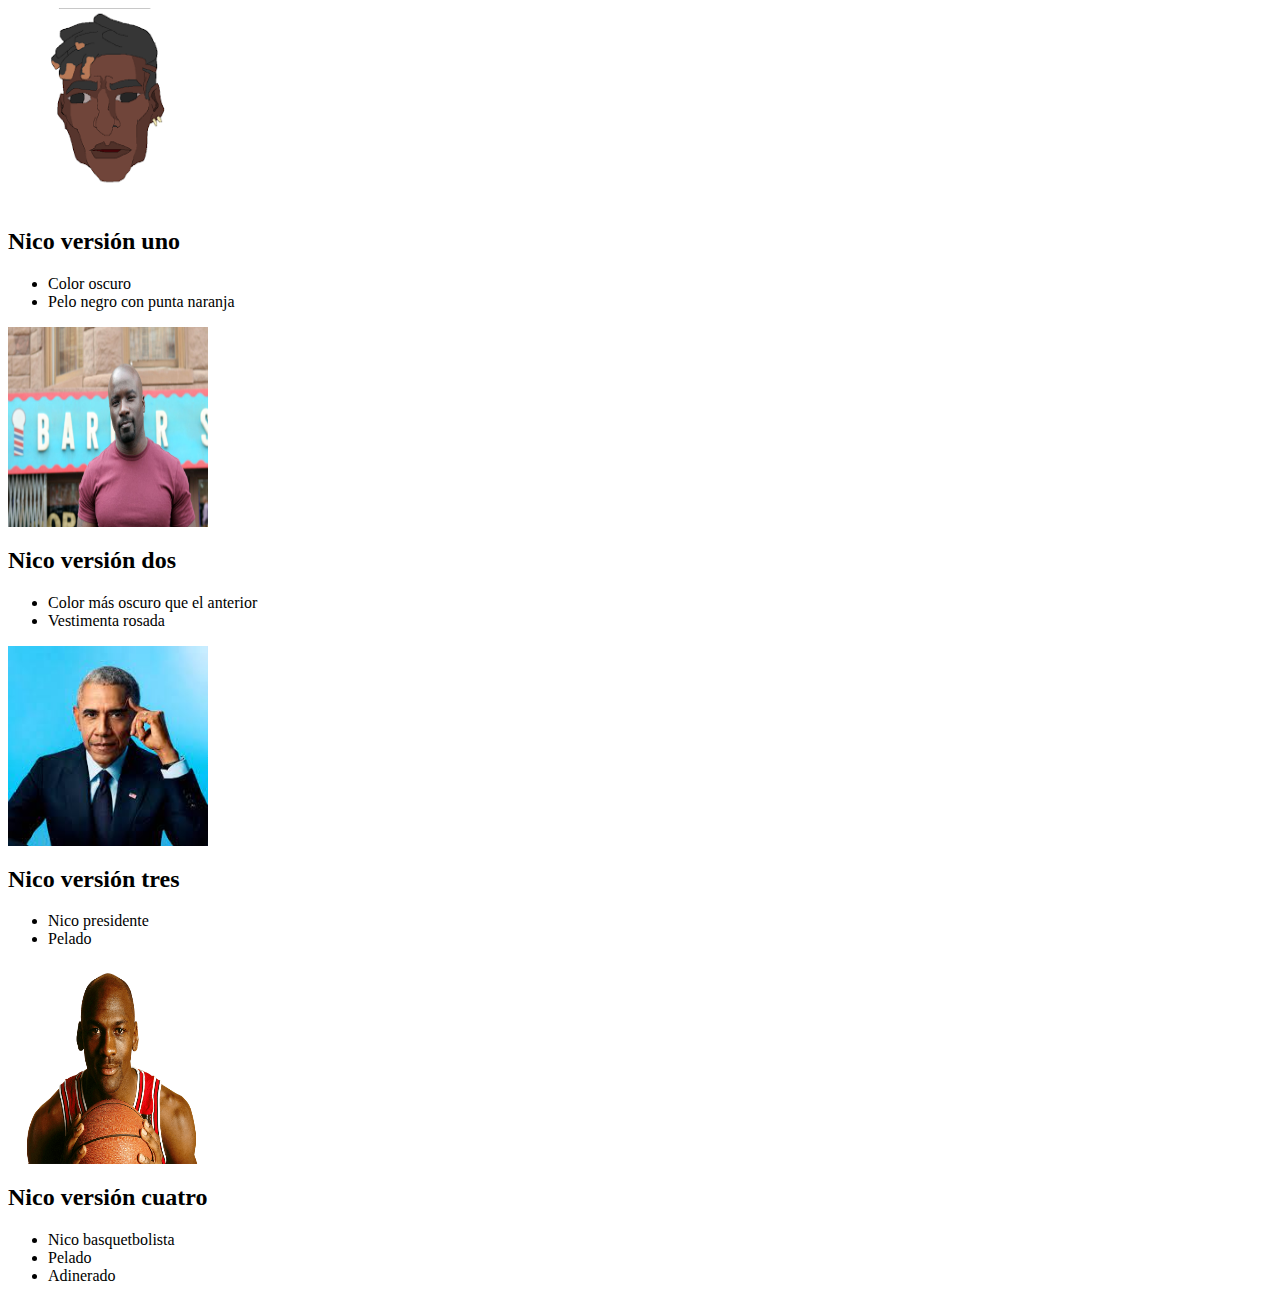
<file: Actividad con imágenes.html>
<html>
   <head>
     <title>
       Pagina con imagenes
     </title>
       <style>
          img{
           width:200px;
           height:200px;
          }
       </style>
   </head>
    <body>
     <img src="feniks.png">
       <h2>Nico versión uno</h2>
      <ul>
         <li>Color oscuro</li>
         <li>Pelo negro con punta naranja</li>
      </ul>
     <img src="luke-cage.jpg">
       <h2>Nico versión dos</h2>
       <ul>
          <li>Color más oscuro que el anterior</li>
          <li>Vestimenta rosada</li>
       </ul>
     <img src="obama.jpg">
       <h2>Nico versión tres</h2>
       <ul>
          <li>Nico presidente</li>
          <li>Pelado</li>
       </ul>
      <img src="michael-jordan.png">
       <h2>Nico versión cuatro</h2>
       <ul>
          <li>Nico basquetbolista</li>
          <li>Pelado</li>
          <li>Adinerado</li>
       </ul>
      </body>
</html>
</file>
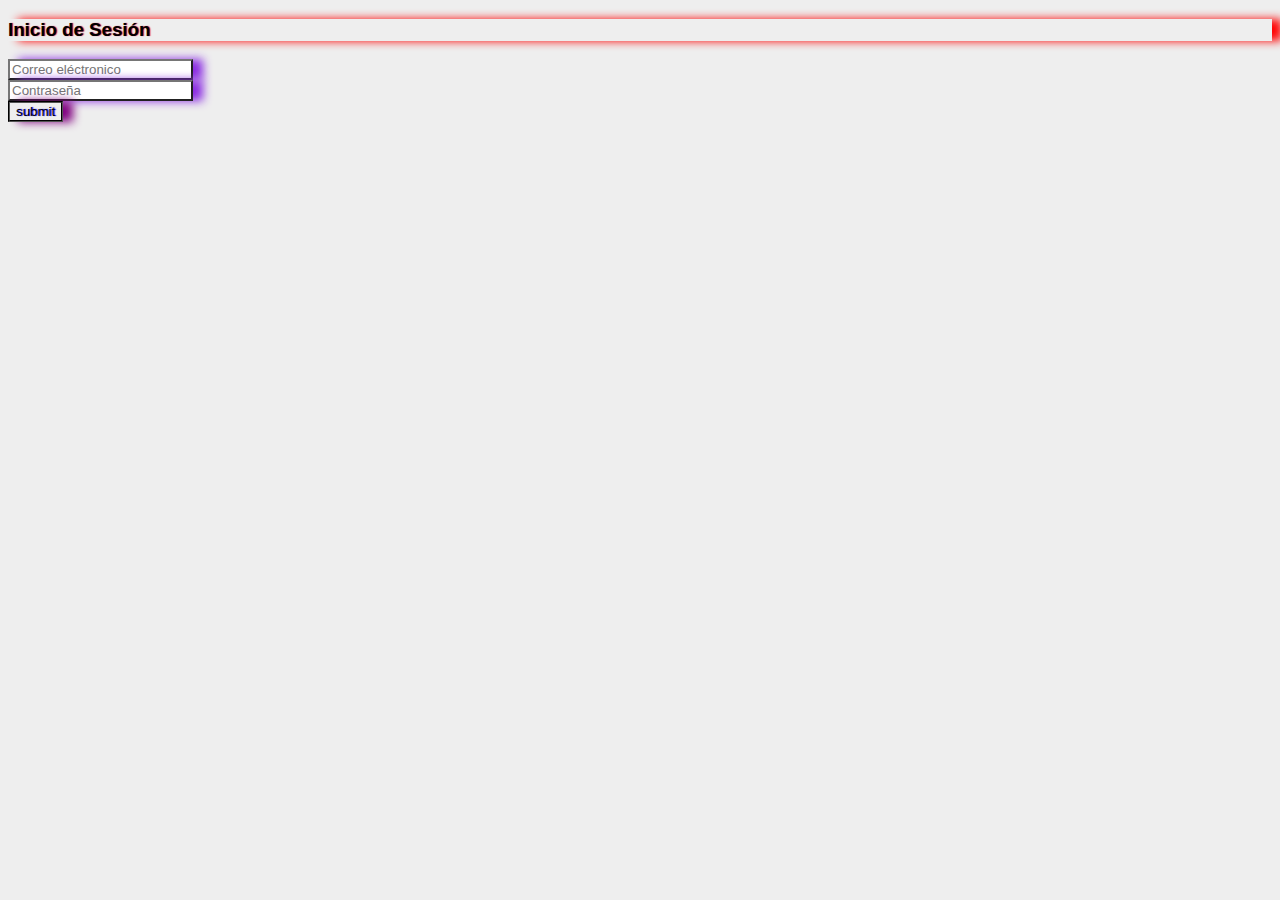
<file: Formulario de logueo.html>
<!DOCTYPE html>
<html lang="en">
<head>
    <meta charset="UTF-8">
    <meta http-equiv="X-UA-Compatible" content="IE=edge">
    <meta name="viewport" content="width=device-width, initial-scale=1.0">
    <title>Document</title>
    <style>
       h3{
        text-align:left;
        text-shadow: 1px 0 1px crimson;
        box-shadow: 10px 0 10px red;
       }
       #correo{
        box-shadow: 10px 0 10px blueviolet;
        border-style: outset;
       }
       #contra{
        box-shadow: 10px 0 10px blueviolet;
        border-style: outset; 
       }
       #enviar{
        box-shadow: 10px 0 10px purple;
        text-shadow: 1px 0 1px blue;
        border-style: groove;
       }
       body{
        font-family: sans-serif;
        background: #eee;
       }
    </style>
</head>
<body>
    <h3>Inicio de Sesión</h3>
    <form action="http://192.168.0.80/bti-7/index.php" method="post">
        <div>
            <label for="correo"></label>
            <input type="email" name="correo" id="correo" placeholder="Correo eléctronico">
        </div>
        <div>  
            <label for="contra"></label>
            <input type="password" name="contra" id="contra" placeholder="Contraseña">
        </div>
        <div>
            <input type="hidden" name="Iniciador" value="Fabrizio">
            <input type="submit" value="submit" id="enviar"> 
        </div>
    </form>
</body>
</html>
</file>
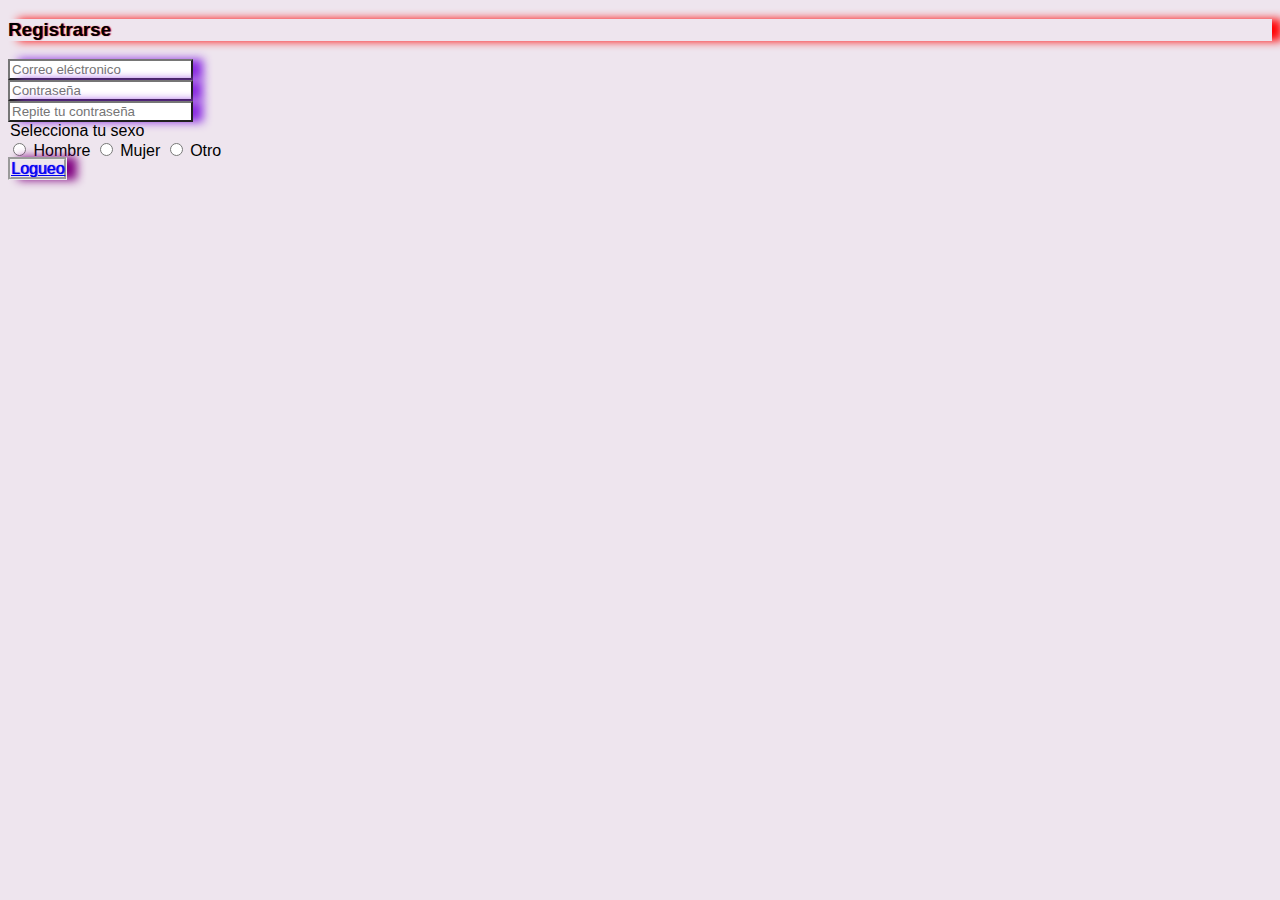
<file: Formulario registrar.html>
<!DOCTYPE html>
<html lang="en">
<head>
    <meta charset="UTF-8">
    <meta http-equiv="X-UA-Compatible" content="IE=edge">
    <meta name="viewport" content="width=device-width, initial-scale=1.0">
    <title>Document</title>
    <style>
       h3{
        text-align:left;
        text-shadow: 1px 0 1px crimson;
        box-shadow: 10px 0 10px red;
       }
       #correo{
        box-shadow: 10px 0 10px blueviolet;
        border-style: outset;
       }
       #contra{
        box-shadow: 10px 0 10px blueviolet;
        border-style: outset; 
       }
       #repcontra{
        box-shadow: 10px 0 10px blueviolet;
        border-style: outset; 
       }
       #logueo{
        box-shadow: 10px 0 10px purple;
        text-shadow: 1px 0 1px blue;
        border-style: groove;
       }
       body{
        font-family: sans-serif;
        background: #eee5ee;
       }
    </style>
</head>
<body>
    <h3>Registrarse</h3>
    <form action="http://192.168.0.80/bti-7/index.php" method="post">
        <div>
            <label for="correo"></label>
            <input type="email" name="correo" id="correo" 
            placeholder="Correo eléctronico" required>
        </div>
        <div>  
            <label for="contra"></label>
            <input type="password" name="contra" id="contra" 
            placeholder="Contraseña" required>
        </div>
        <div>  
            <label for="repcontra"></label>
            <input type="password" name="repcontra" id="repcontra" 
            placeholder="Repite tu contraseña" required>
        </div>
        <legend>Selecciona tu sexo</legend>
        <label>
            <input type="radio" name="sexo" value="hombre"> Hombre
        </label>
        <label>
            <input type="radio" name="sexo" value="mujer"> Mujer
        </label>
        <label>
            <input type="radio" name="sexo" value="otro"> Otro
        </label>
</form>
<a href="./Formulario%20de%20logueo.html" id="logueo">Logueo</a>
</body>
</html>
</file>
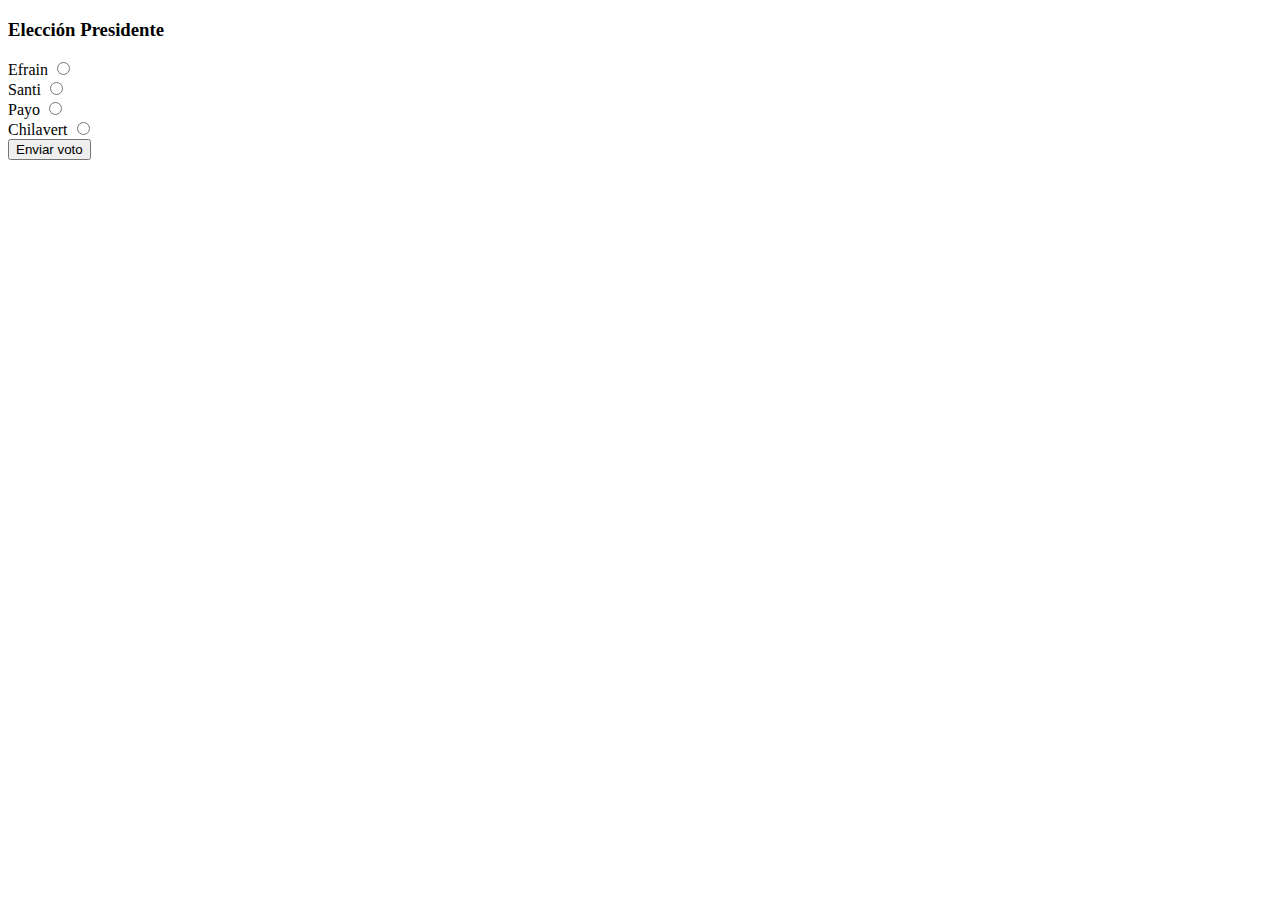
<file: Formulario.html>
<!DOCTYPE html>
<html lang="en">
<head>
    <meta charset="UTF-8">
    <meta http-equiv="X-UA-Compatible" content="IE=edge">
    <meta name="viewport" content="width=device-width, initial-scale=1.0">
    <title>Document</title>
</head>
<body>  
    <h3>Elección Presidente</h3>    
   <form action="http://192.168.0.147/bti-4/index.php" method="post">
    <div>
        <label for="efrain">Efrain</label>
        <input type="radio" name="presidente" id="efrain" value="efrain">
    </div>
    <div>
        <label for="santi">Santi</label>
        <input type="radio" name="presidente" id="santi" value="santi">
    </div>
    <div>
        <label for="payo">Payo</label>
        <input type="radio" name="presidente" id="payo" value="payo">
    </div>
    <div>
        <label for="chilavert">Chilavert</label>
        <input type="radio" name="presidente" id="chilavert" value="chilavert">
    </div>
    <div>
        <input type="hidden" name="Votante" value="Fabrizio">
        <input type="submit" value="Enviar voto">
    </div>
    </form>
</body>
</html>
</file>
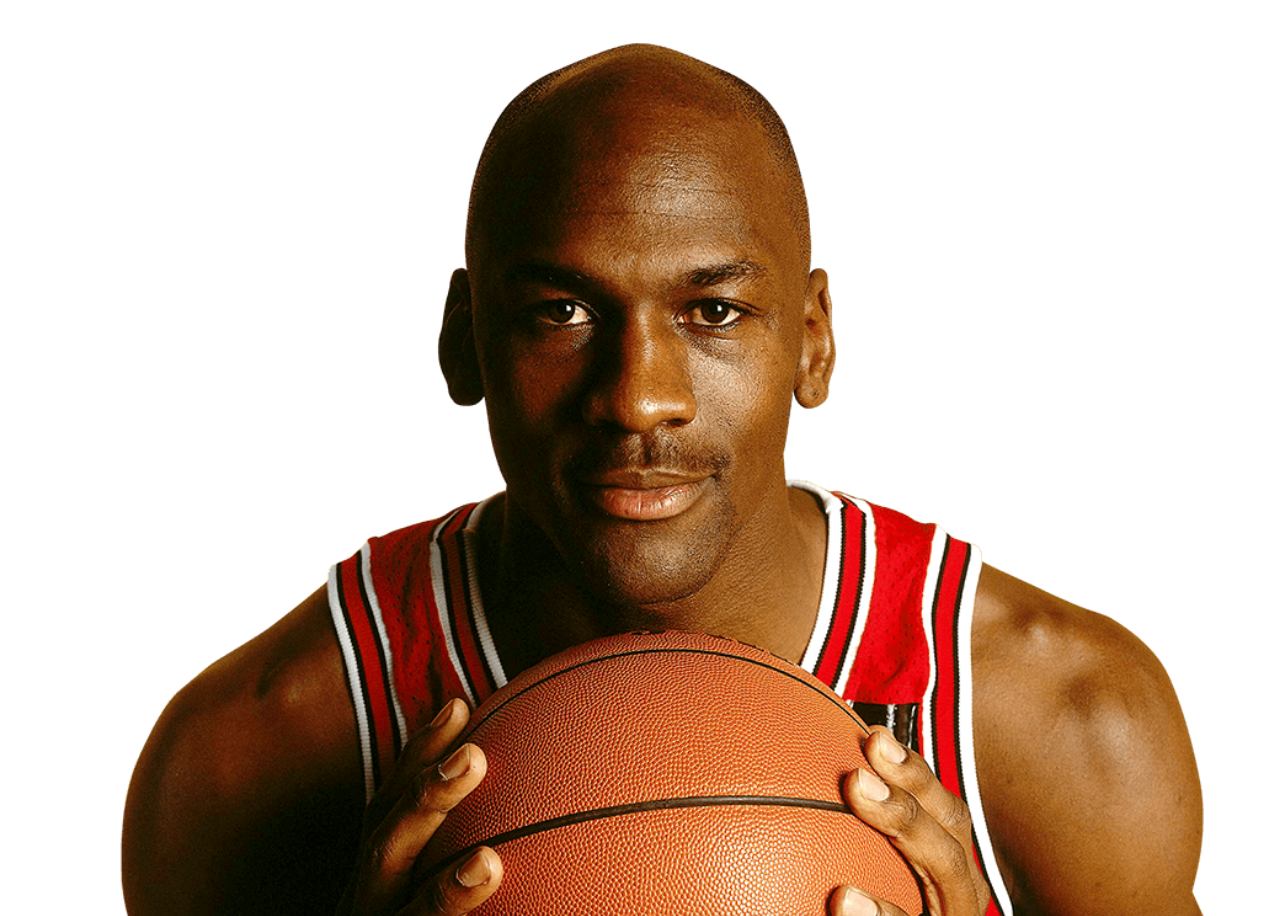
<file: index2.html>
<!DOCTYPE html>
<html lang="en">
<head>
    <meta charset="UTF-8">
    <meta http-equiv="X-UA-Compatible" content="IE=edge">
    <meta name="viewport" content="width=device-width, initial-scale=1.0">
    <title>Document</title>
</head>
    <style>
        body{
            background-image: url(./michael-jordan.png);
            background-repeat: no-repeat;
            background-size: cover;
            height: 100vh;
            display: flex;
            justify-content: center;
            align-items: center;
        }
        .acciones{
            width: 800px;
            background-color: rgba(0, 255, 255, 0.671);
            font-size: 40px;
            text-align: center;
        }
        img{
            width: 60%;
            transition: all 2s;
        }
        #difuminado{
            border: 3px dashed black;
        }
        #difuminado:checked ~ div img{
            filter: blur(10px);
        }
        #gris:checked ~ div img{
            filter: grayscale(0.85);
        }
        #cambiarSize:checked ~ div img{
            transform: scale(1.2) skew(45deg);
        }
        #difuminado:checked ~ #gris:checked ~ div img{
            filter: grayscale(0.85) blur(10px);
        }
        #correo:required{
            background-color: crimson;
            color: white;
        }
        .enviar{
            text-transform: uppercase;
            background-color: darkblue;
            color: gold;
            border: none;
            padding: 10px 15px;
        }
        input#correo{
            padding: 10px 15px;
        }
        input#correo:focus
    </style>
<body>
    
</body>
</html>
</file>
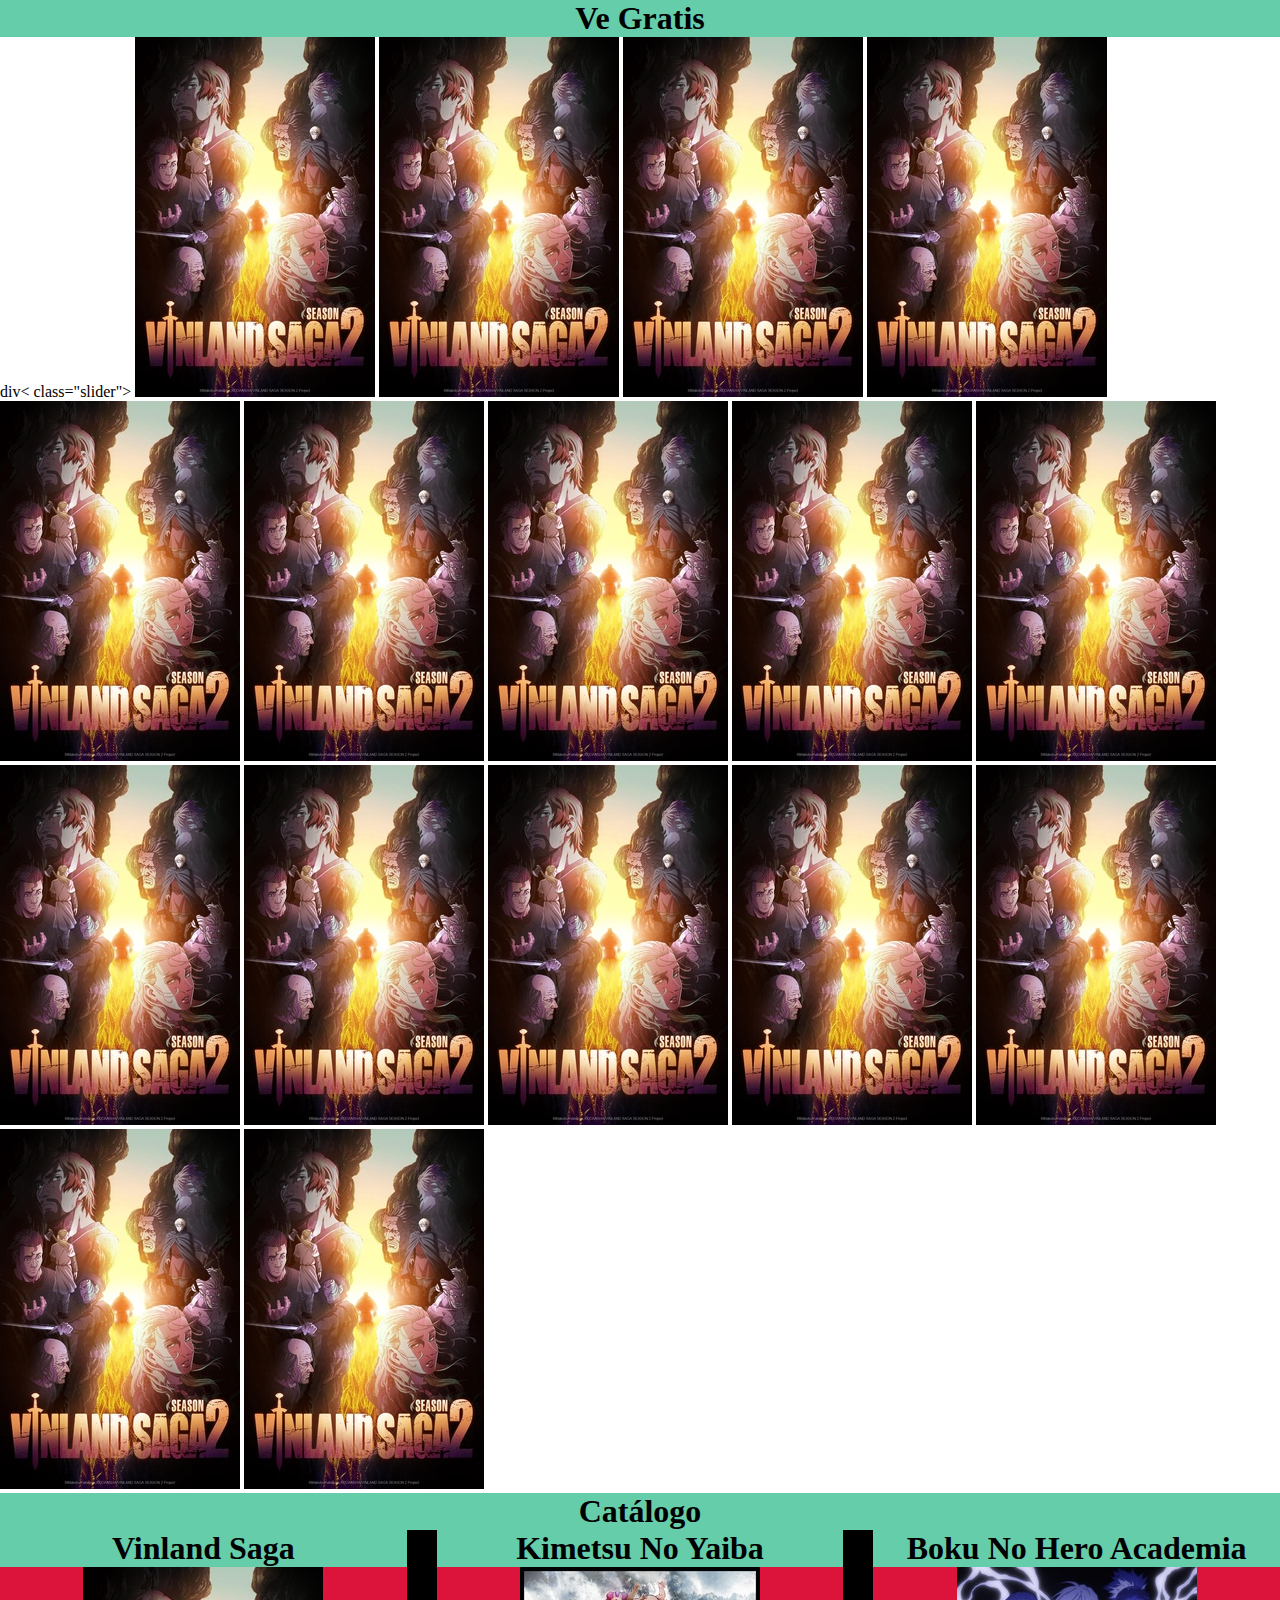
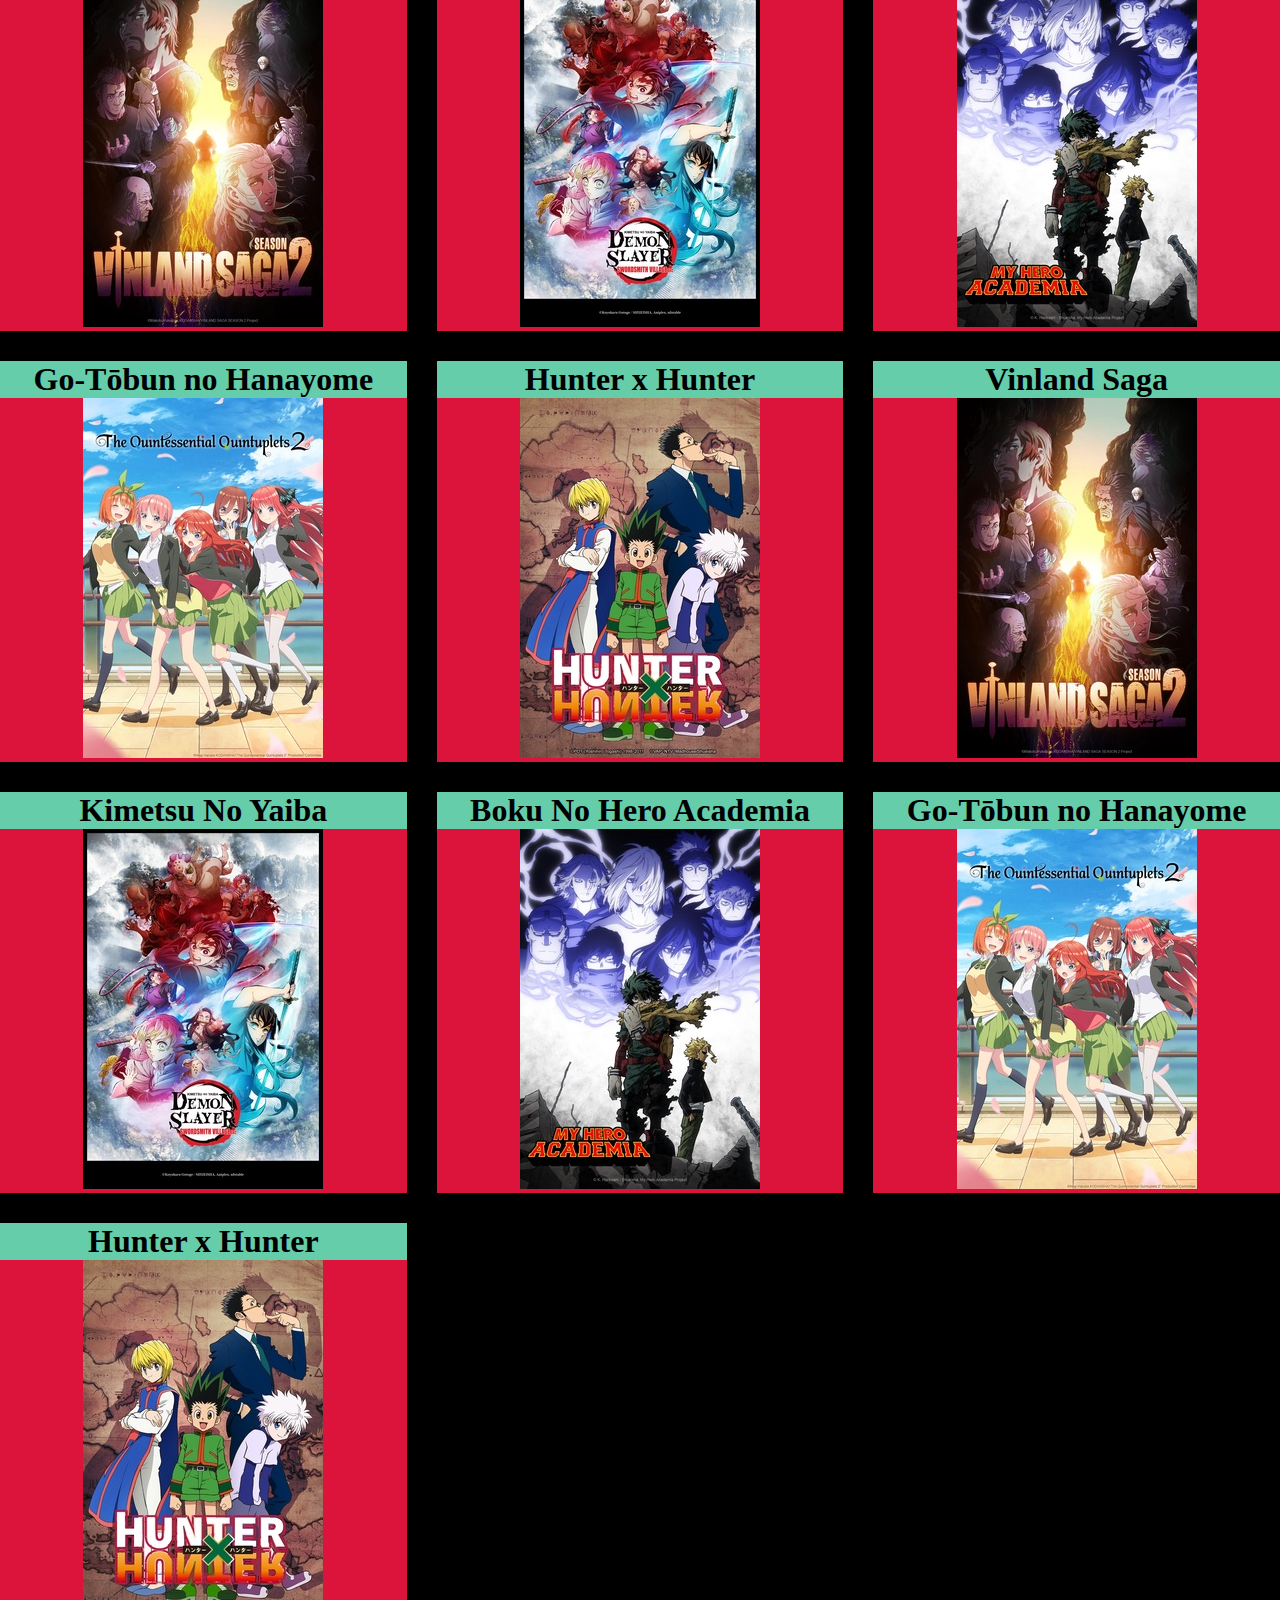
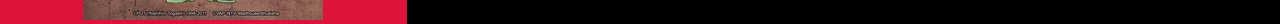
<file: index4.html>
<!DOCTYPE html>
<html lang="en">
<head>
    <meta charset="UTF-8">
    <meta name="viewport" content="width=device-width, initial-scale=1.0">
    <title>Document</title>
    <link rel="stylesheet" href="./style2.css">
</head>
<body>
    <h1>Ve Gratis</h1>
    div< class="slider">
        <img src="./img/Vinland Saga.jpe" alt=""> 
        <img src="./img/Vinland Saga.jpe" alt="">
        <img src="./img/Vinland Saga.jpe" alt="">
        <img src="./img/Vinland Saga.jpe" alt="">
        <img src="./img/Vinland Saga.jpe" alt="">
        <img src="./img/Vinland Saga.jpe" alt="">
        <img src="./img/Vinland Saga.jpe" alt="">
        <img src="./img/Vinland Saga.jpe" alt="">
        <img src="./img/Vinland Saga.jpe" alt="">
        <img src="./img/Vinland Saga.jpe" alt="">
        <img src="./img/Vinland Saga.jpe" alt="">
        <img src="./img/Vinland Saga.jpe" alt="">
        <img src="./img/Vinland Saga.jpe" alt="">
        <img src="./img/Vinland Saga.jpe" alt="">
        <img src="./img/Vinland Saga.jpe" alt="">
        <img src="./img/Vinland Saga.jpe" alt="">
    </div>
    <h1>Catálogo</h1>
    <div class="grilla">
        <div>
            <h1>Vinland Saga</h1>
            <img src="./img/Vinland Saga.jpe" alt="">
        </div>
        <div>
            <h1>Kimetsu No Yaiba</h1>
            <img src="./img/Kimetsu no Yaiba.jpe" alt="">
        </div>
        <div>
            <h1>Boku No Hero Academia</h1>
            <img src="./img/My hero Academia.jpe" alt="">
        </div>
        <div>
            <h1>Go-Tōbun no Hanayome</h1>
            <img src="./img/Quintillizas.jpe" alt="">
        </div>
        <div>
            <h1>Hunter x Hunter</h1> 
            <img src="./img/Hunter x Hunter.jpe" alt="">
        </div>
        <div>
            <h1>Vinland Saga</h1>
            <img src="./img/Vinland Saga.jpe" alt="">
        </div>
        <div>
            <h1>Kimetsu No Yaiba</h1>
            <img src="./img/Kimetsu no Yaiba.jpe" alt="">
        </div>
        <div>
            <h1>Boku No Hero Academia</h1>
            <img src="./img/My hero Academia.jpe" alt="">
        </div>
        <div>
            <h1>Go-Tōbun no Hanayome</h1>
            <img src="./img/Quintillizas.jpe" alt="">
        </div>
        <div>
            <h1>Hunter x Hunter</h1>
            <img src="./img/Hunter x Hunter.jpe" alt="">
        </div>
    </div>
</body>
</html>
</file>
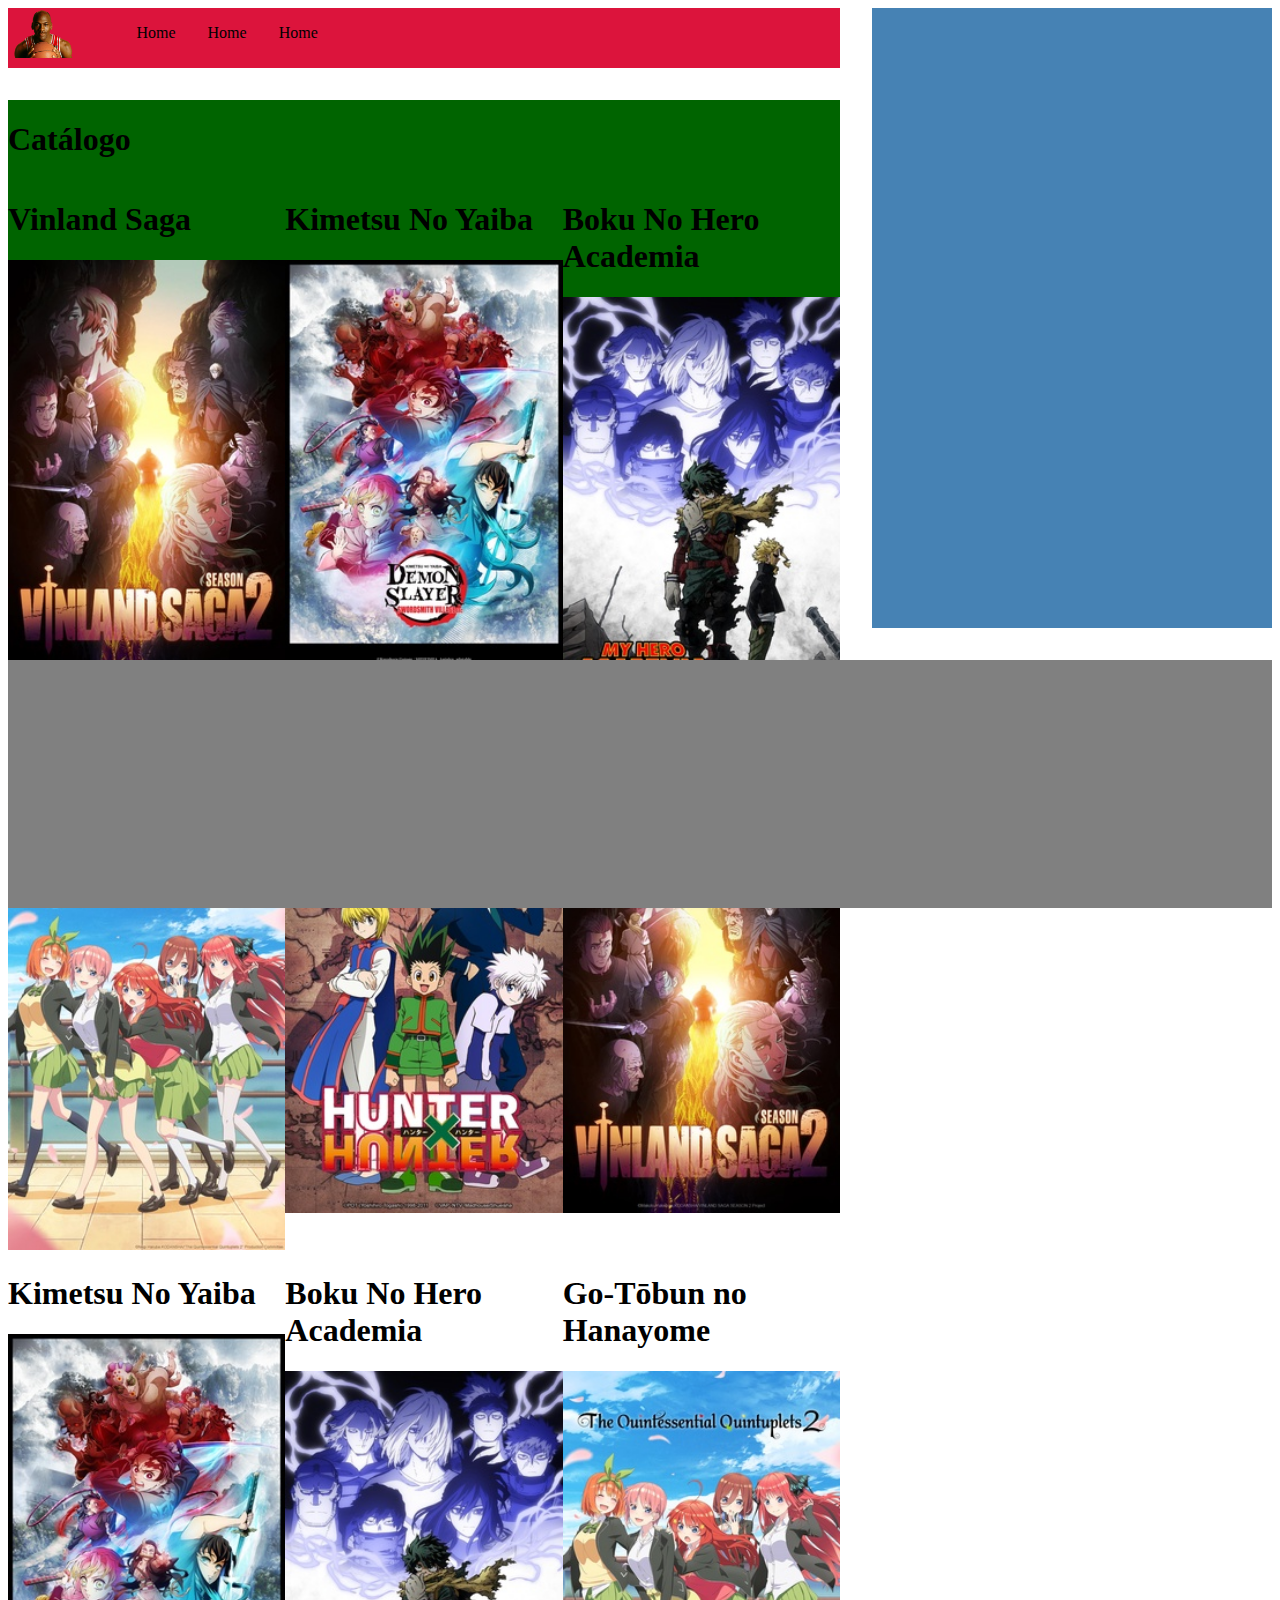
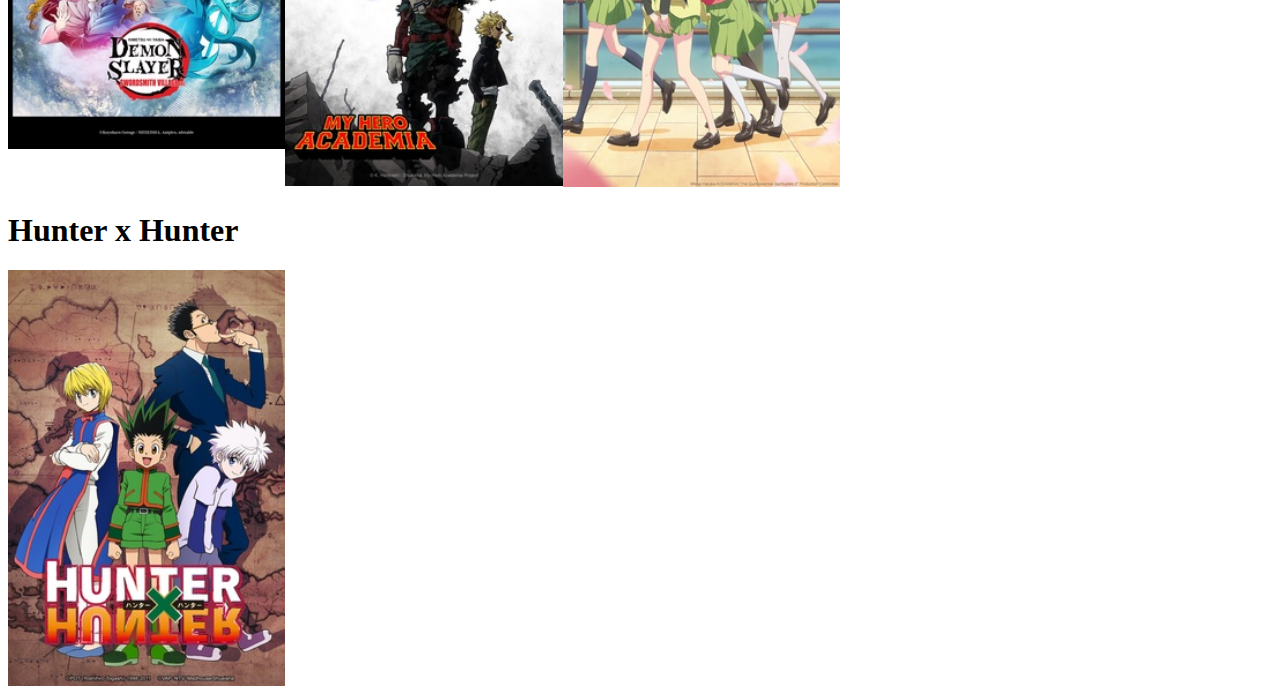
<file: index5.html>
<!DOCTYPE html>
<html lang="en">
<head>
    <meta charset="UTF-8">
    <meta name="viewport" content="width=device-width, initial-scale=1.0">
    <title>Document</title>
    <link rel="stylesheet" href="./style3.css">
</head>
<body>
    <div class="contenedor">
        <div class="ele1">
            <div>
                <img src="./img/michael-jordan.png" alt="logo">
            </div>
            <input type="checkbox" id="menu">
            <nav>
                <ul>
                    <li>Home</li>
                    <li>Home</li>
                    <li>Home</li>
                </ul>
            </nav>
        </div>
        <div class="ele2"></div>
        <div class="ele3">
            <h1>Catálogo</h1>
    <div class="grilla">
        <div>
            <h1>Vinland Saga</h1>
            <img src="./img/Vinland Saga.jpe" alt="">
        </div>
        <div>
            <h1>Kimetsu No Yaiba</h1>
            <img src="./img/Kimetsu no Yaiba.jpe" alt="">
        </div>
        <div>
            <h1>Boku No Hero Academia</h1>
            <img src="./img/My hero Academia.jpe" alt="">
        </div>
        <div>
            <h1>Go-Tōbun no Hanayome</h1>
            <img src="./img/Quintillizas.jpe" alt="">
        </div>
        <div>
            <h1>Hunter x Hunter</h1> 
            <img src="./img/Hunter x Hunter.jpe" alt="">
        </div>
        <div>
            <h1>Vinland Saga</h1>
            <img src="./img/Vinland Saga.jpe" alt="">
        </div>
        <div>
            <h1>Kimetsu No Yaiba</h1>
            <img src="./img/Kimetsu no Yaiba.jpe" alt="">
        </div>
        <div>
            <h1>Boku No Hero Academia</h1>
            <img src="./img/My hero Academia.jpe" alt="">
        </div>
        <div>
            <h1>Go-Tōbun no Hanayome</h1>
            <img src="./img/Quintillizas.jpe" alt="">
        </div>
        <div>
            <h1>Hunter x Hunter</h1>
            <img src="./img/Hunter x Hunter.jpe" alt="">
        </div>
    </div>
        </div>
        <div class="ele4"></div>
    </div>
</body>
</html>
</file>
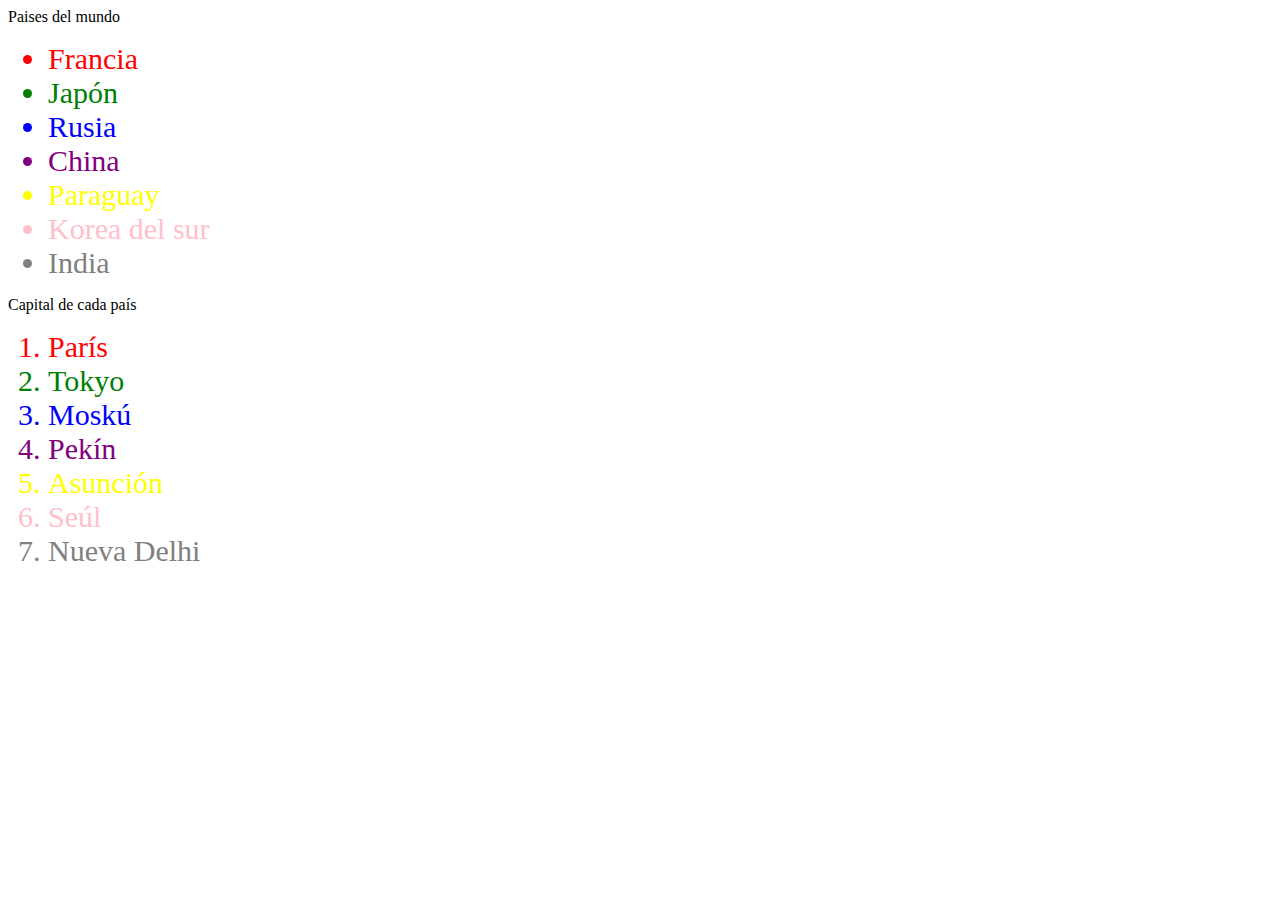
<file: pagweb.html>
<html>
   <head>
   <title>Geoworld</title>
    <style>
     #elemento1{
       color: red;
       font-size: 30px;
     }
     #elemento2{
      color: green;
      font-size: 30px;
     }
     #elemento3{
      color: blue;
      font-size: 30px;
     }
     #elemento4{
      color: purple; 
      font-size: 30px;
      }
     #elemento5{
      color: yellow; 
      font-size: 30px;
      }
     #elemento6{
      color: pink; 
      font-size: 30px;
      }
     #elemento7{
      color: gray; 
      font-size: 30px;
      }

     #fapello1{
      color: red;
      font-size: 30px;
     }
     #fapello2{
      color: green;
      font-size: 30px;
     }
     #fapello3{
      color: blue;
      font-size: 30px;
     }
     #fapello4{
      color: purple;
      font-size: 30px;
     }
     #fapello5{
      color: yellow;
      font-size: 30px;
     }
     #fapello6{
      color: pink;
      font-size: 30px;
     }
     #fapello7{
      color: gray;
      font-size: 30px;
     }
     #fapello1{
      color: red;
      font-size: 30px;
     }
    </style> 
   </head>
   <body>
      Paises del mundo
	<ul>
      	    <li id=elemento1>Francia</li>
 	    <li id=elemento2>Japón</li>
  	    <li id=elemento3>Rusia</li>
            <li id=elemento4>China</li>
   	    <li id=elemento5>Paraguay</li>
            <li id=elemento6>Korea del sur</li>
            <li id=elemento7>India</li>
       </ul>
         Capital de cada país
       <ol>
          <li id=fapello1>París</li>
          <li id=fapello2>Tokyo</li>
          <li id=fapello3>Moskú</li>
          <li id=fapello4>Pekín</li>
          <li id=fapello5>Asunción</li>
          <li id=fapello6>Seúl</li>
    	  <li id=fapello7>Nueva Delhi</li>
      </ol>
   </body>
</html>
</file>
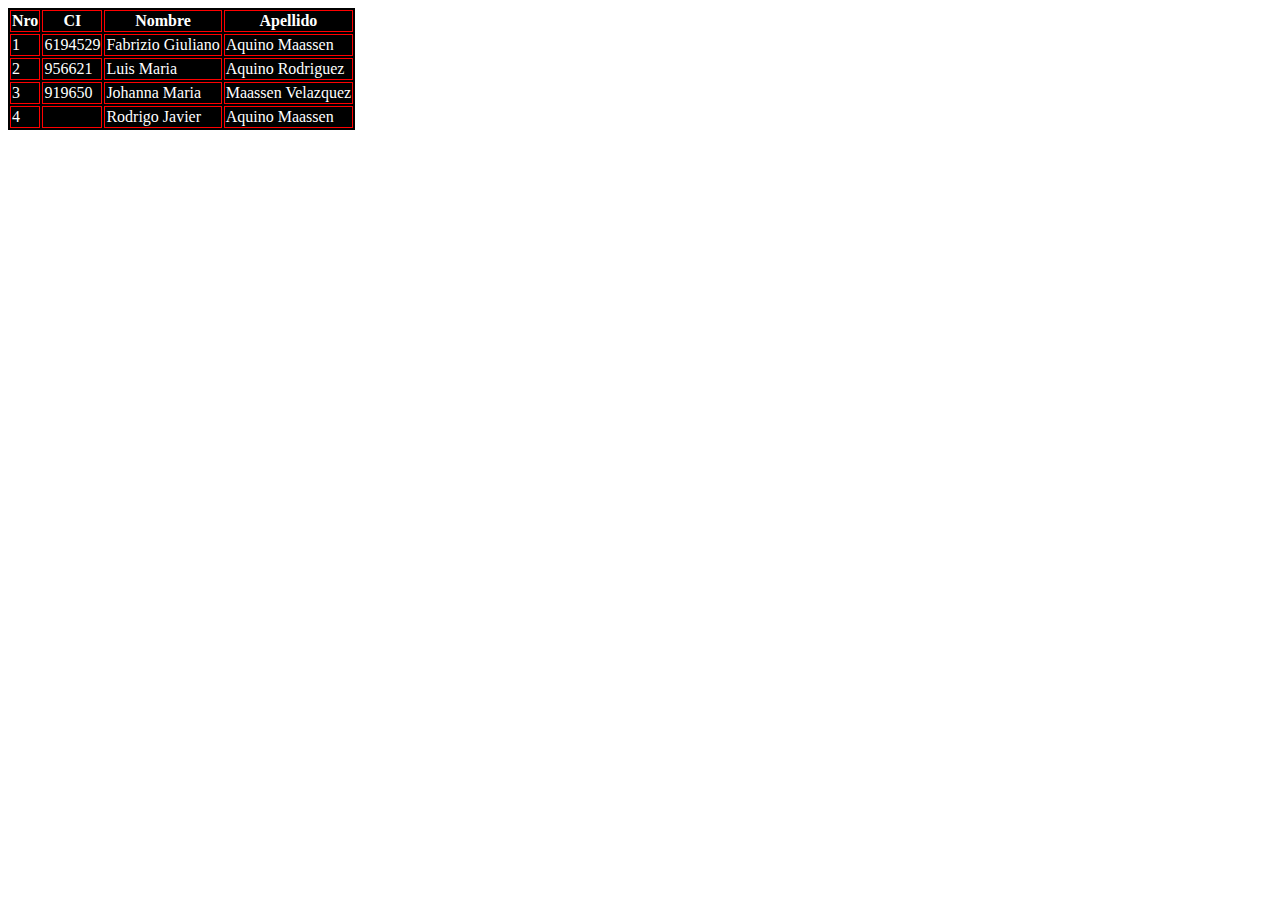
<file: Tablas.html>
<!DOCTYPE html>
<html lang="en">
<head>
    <meta charset="UTF-8">
    <meta http-equiv="X-UA-Compatible" content="IE=edge">
    <meta name="viewport" content="width=device-width, initial-scale=1.0">
    <title>Document</title>
    <style>
        table {
            background: black;
            color: white;
        }   
        th{
            border: 1px solid red; 
        }
        tr{
            border: 1px solid red;
        }
        td{
            border: 1px solid red;
        }
       </style>
</head>
<body>
    <table>
        <thead>
            <tr>
                <th>
                    Nro
                </th>
                <th>
                    CI
                </th>
                <th>
                    Nombre
                </th>
                <th>
                    Apellido
                </th>
            </tr>
        </thead>
        <tbody>
            <tr>
                <td>1</td>
                <td>6194529</td>
                <td>Fabrizio Giuliano</td>
                <td>Aquino Maassen</td>
            </tr> 
            <tr>
                <td>2</td>
                <td>956621</td>
                <td>Luis Maria</td>
                <td>Aquino Rodriguez</td>
            </tr>
            <tr>
                <td>3</td>
                <td>919650</td>
                <td>Johanna Maria</td>
                <td>Maassen Velazquez</td>
            </tr>
            <tr>
                <td>4</td>
                <td></td>
                <td>Rodrigo Javier</td>
                <td>Aquino Maassen</td>
            </tr>  
        </tbody>
    </table>
</body>
</html>
</file>
<file: style2.css>
*{
    padding: 0%;
    margin: 0%;
}
.grilla{
    display: grid;
    grid-template-columns: repeat(3, 1fr);
    gap: 30px;
    background-color: black;
    text-align: center;
}
.grilla div{
    background-color: crimson;
}
h1{
    text-align: center;
    background-color: mediumaquamarine;
}
.slider{
    scroll-snap-type: x mandatory;
    overflow-x: scroll;
    overflow-y: hidden;
    display: flex;
    gap: 20px;
    background-color: black;
}
.slider img{
    scroll-snap-align: center;
}
</file>
<file: style3.css>
.contenedor{
    height: 100vh;
    width: 100%;
    display: grid;
    grid-template-columns: repeat(3, 1fr);
    grid-template-rows: 60px repeat(3, 1fr) /* repeat(4, 1fr)*/;
    grid-template-areas: 
    "area1 area1 area2" 
    "area3 area3 area2"
    "area3 area3 area2"
    "area4 area4 area4";
    gap: 32px;
}
.contenedor div{
}
.ele1{
    background-color: crimson;
    grid-area: area1;
    display: flex;
}
.ele2{
    background-color: steelblue;
    grid-area: area2;
}
.ele3{
    background-color: darkgreen;
    grid-area: area3;
}
.ele4{
    background-color: gray;
    grid-area: area4;
}
ul{
    list-style: none;
    display: flex;
    gap: 32px;
}
img{
    height: 50px;
}
input#menu{
    opacity: 0;
}
.grilla{
    display: grid;
    grid-template-columns: repeat(3, 1fr);
    
}
.grilla img{
    width: 100%;
    height: auto;
}
@media screen and (max-width:768px) {
    .ele1{
        display: block;
        gap: 0;
    }
    .contenedor{
        grid-template-areas: 
        "area1 area1 area1" 
        "area2 area2 area2"
        "area3 area3 area3"
        "area4 area4 area4";
        gap: 10px;
    }
    img{
        width: 100%;
        height: 50px;
        object-fit: contain;
    }
    .contenedor:has(#menu:checked){
        grid-template-rows:
        120px repeat(3, 1fr);
    }
    input#menu {
        position: absolute;
        inset: 0;
        opacity: 0;
    }
}
</file>
